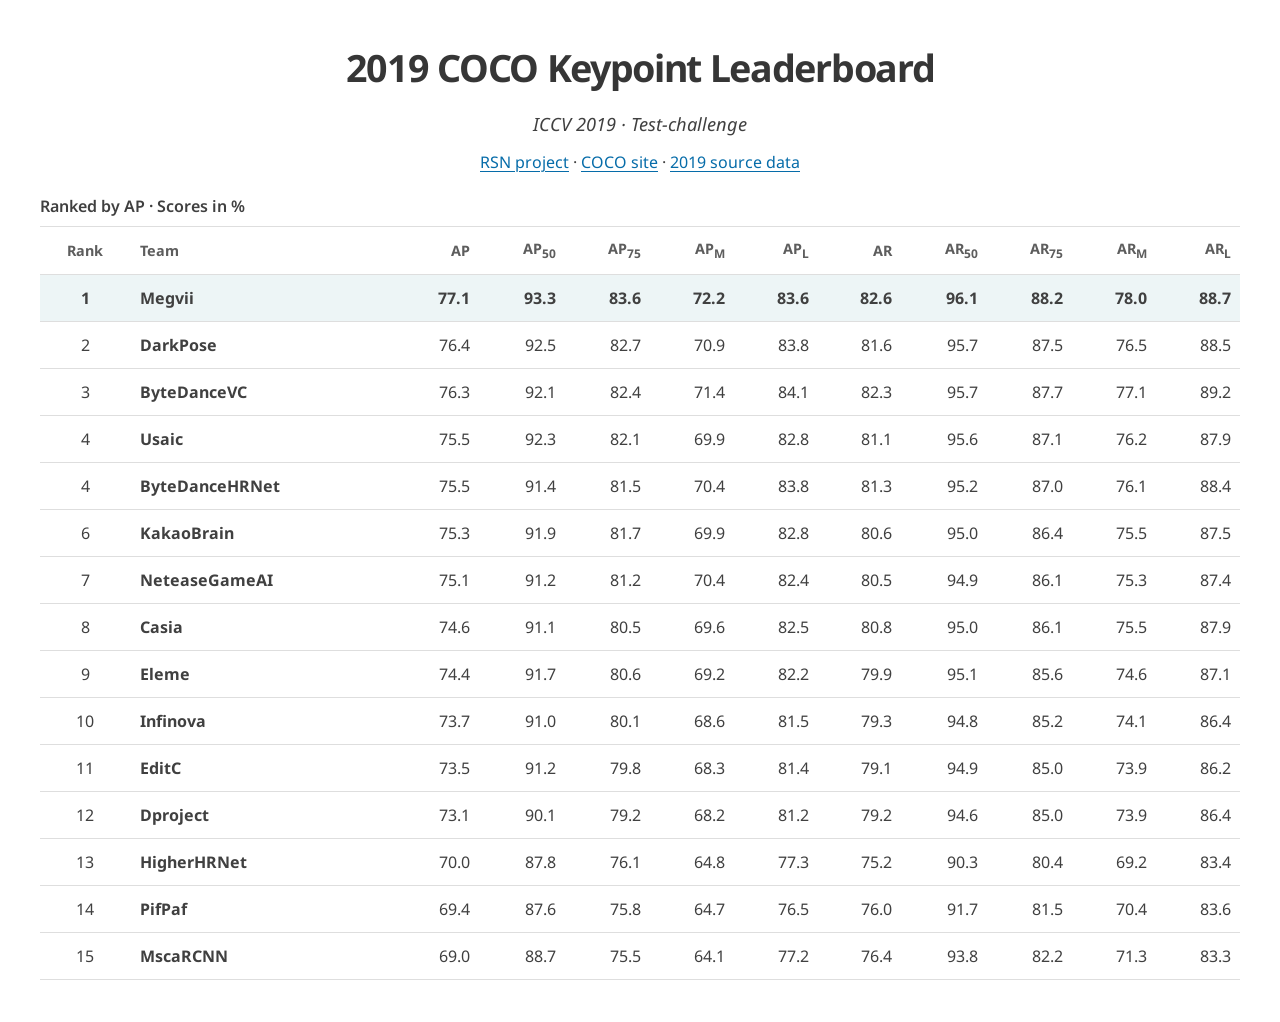
<file: coco-leaderboard-2019.html>
<!doctype html>
<html lang="en">
<head>
  <meta charset="utf-8">
  <meta name="viewport" content="width=device-width, initial-scale=1">
  <meta name="description" content="Official scores for the 2019 COCO Keypoint Challenge at ICCV 2019, ranked by average precision.">
  <title>2019 COCO Keypoint Leaderboard | RSN</title>
  <link rel="stylesheet" href="styles.css?v=5">
</head>
<body>
  <main class="shell leaderboard-page">
    <header class="publication">
      <h1>2019 COCO Keypoint Leaderboard</h1>
      <p class="venue">ICCV 2019 · Test-challenge</p>
      <p><a href="./">RSN project</a> · <a href="https://cocodataset.org/#keypoints-leaderboard">COCO site</a> · <a href="https://cocodataset.org/leaderboard/kpt_challenge2019.json">2019 source data</a></p>
    </header>

    <div class="table-wrap" tabindex="0" role="region" aria-label="2019 COCO Keypoint Challenge leaderboard">
      <table class="paper-table leaderboard-table">
        <caption>Ranked by AP · Scores in %</caption>
        <thead>
          <tr>
            <th scope="col">Rank</th><th scope="col">Team</th>
            <th scope="col">AP</th><th scope="col">AP<sub>50</sub></th><th scope="col">AP<sub>75</sub></th>
            <th scope="col">AP<sub>M</sub></th><th scope="col">AP<sub>L</sub></th>
            <th scope="col">AR</th><th scope="col">AR<sub>50</sub></th><th scope="col">AR<sub>75</sub></th>
            <th scope="col">AR<sub>M</sub></th><th scope="col">AR<sub>L</sub></th>
          </tr>
        </thead>
        <tbody>
          <tr class="highlight-row">
            <td>1</td><th scope="row">Megvii</th>
            <td>77.1</td><td>93.3</td><td>83.6</td><td>72.2</td><td>83.6</td>
            <td>82.6</td><td>96.1</td><td>88.2</td><td>78.0</td><td>88.7</td>
          </tr>
          <tr>
            <td>2</td><th scope="row">DarkPose</th>
            <td>76.4</td><td>92.5</td><td>82.7</td><td>70.9</td><td>83.8</td>
            <td>81.6</td><td>95.7</td><td>87.5</td><td>76.5</td><td>88.5</td>
          </tr>
          <tr>
            <td>3</td><th scope="row">ByteDanceVC</th>
            <td>76.3</td><td>92.1</td><td>82.4</td><td>71.4</td><td>84.1</td>
            <td>82.3</td><td>95.7</td><td>87.7</td><td>77.1</td><td>89.2</td>
          </tr>
          <tr>
            <td>4</td><th scope="row">Usaic</th>
            <td>75.5</td><td>92.3</td><td>82.1</td><td>69.9</td><td>82.8</td>
            <td>81.1</td><td>95.6</td><td>87.1</td><td>76.2</td><td>87.9</td>
          </tr>
          <tr>
            <td>4</td><th scope="row">ByteDanceHRNet</th>
            <td>75.5</td><td>91.4</td><td>81.5</td><td>70.4</td><td>83.8</td>
            <td>81.3</td><td>95.2</td><td>87.0</td><td>76.1</td><td>88.4</td>
          </tr>
          <tr>
            <td>6</td><th scope="row">KakaoBrain</th>
            <td>75.3</td><td>91.9</td><td>81.7</td><td>69.9</td><td>82.8</td>
            <td>80.6</td><td>95.0</td><td>86.4</td><td>75.5</td><td>87.5</td>
          </tr>
          <tr>
            <td>7</td><th scope="row">NeteaseGameAI</th>
            <td>75.1</td><td>91.2</td><td>81.2</td><td>70.4</td><td>82.4</td>
            <td>80.5</td><td>94.9</td><td>86.1</td><td>75.3</td><td>87.4</td>
          </tr>
          <tr>
            <td>8</td><th scope="row">Casia</th>
            <td>74.6</td><td>91.1</td><td>80.5</td><td>69.6</td><td>82.5</td>
            <td>80.8</td><td>95.0</td><td>86.1</td><td>75.5</td><td>87.9</td>
          </tr>
          <tr>
            <td>9</td><th scope="row">Eleme</th>
            <td>74.4</td><td>91.7</td><td>80.6</td><td>69.2</td><td>82.2</td>
            <td>79.9</td><td>95.1</td><td>85.6</td><td>74.6</td><td>87.1</td>
          </tr>
          <tr>
            <td>10</td><th scope="row">Infinova</th>
            <td>73.7</td><td>91.0</td><td>80.1</td><td>68.6</td><td>81.5</td>
            <td>79.3</td><td>94.8</td><td>85.2</td><td>74.1</td><td>86.4</td>
          </tr>
          <tr>
            <td>11</td><th scope="row">EditC</th>
            <td>73.5</td><td>91.2</td><td>79.8</td><td>68.3</td><td>81.4</td>
            <td>79.1</td><td>94.9</td><td>85.0</td><td>73.9</td><td>86.2</td>
          </tr>
          <tr>
            <td>12</td><th scope="row">Dproject</th>
            <td>73.1</td><td>90.1</td><td>79.2</td><td>68.2</td><td>81.2</td>
            <td>79.2</td><td>94.6</td><td>85.0</td><td>73.9</td><td>86.4</td>
          </tr>
          <tr>
            <td>13</td><th scope="row">HigherHRNet</th>
            <td>70.0</td><td>87.8</td><td>76.1</td><td>64.8</td><td>77.3</td>
            <td>75.2</td><td>90.3</td><td>80.4</td><td>69.2</td><td>83.4</td>
          </tr>
          <tr>
            <td>14</td><th scope="row">PifPaf</th>
            <td>69.4</td><td>87.6</td><td>75.8</td><td>64.7</td><td>76.5</td>
            <td>76.0</td><td>91.7</td><td>81.5</td><td>70.4</td><td>83.6</td>
          </tr>
          <tr>
            <td>15</td><th scope="row">MscaRCNN</th>
            <td>69.0</td><td>88.7</td><td>75.5</td><td>64.1</td><td>77.2</td>
            <td>76.4</td><td>93.8</td><td>82.2</td><td>71.3</td><td>83.3</td>
          </tr>
        </tbody>
      </table>
    </div>
  </main>
</body>
</html>
</file>
<file: styles.css>
@import url('https://fonts.googleapis.com/css2?family=Google+Sans:ital,wght@0,400;0,500;0,600;0,700;1,400&family=Noto+Sans:wght@400;500;600;700&display=swap');

:root {
  color-scheme: light;
  --heading: #363636;
  --text: #404040;
  --muted: #5d5d5d;
  --accent: #348493;
  --link: #066ca9;
  --light: #f6f6f6;
  --line: #dedede;
  --content-width: 1200px;
  --page-gutter: clamp(15px, 3.2vw, 32px);
  font-family: "Noto Sans", system-ui, sans-serif;
  font-size: 16px;
}
* { box-sizing: border-box; }
body { margin: 0; color: var(--text); background: #fff; }
p, figure { margin: 0; }
p { line-height: 1.6; }
h1, h2, h3 { margin: 0; color: var(--heading); font-family: "Google Sans", "Noto Sans", system-ui, sans-serif; }
h2 { font-size: clamp(1.5rem, 3vw, 2rem); line-height: 1.25; font-weight: 700; }
a { color: var(--link); text-underline-offset: .17em; }
a:hover { color: #054f7a; }
a:focus-visible, button:focus-visible, video:focus-visible, .table-wrap:focus-visible { outline: 3px solid var(--link); outline-offset: 3px; }
img, video { display: block; max-width: 100%; }
.shell { width: min(var(--content-width), calc(100% - 2 * var(--page-gutter))); margin-inline: auto; }
.publication { padding: 46px 0 19px; text-align: center; }
h1 { font-size: clamp(1.95rem, 3.5vw, 2.35rem); line-height: 1.17; font-weight: 700; letter-spacing: -.035em; text-wrap: balance; }
h1 span { color: var(--accent); }
.venue { margin: 21px 0 12px; font: italic 1.14rem/1.5 "Google Sans", "Noto Sans", system-ui, sans-serif; }
.authors { font: 1.15rem/1.8 "Google Sans", "Noto Sans", system-ui, sans-serif; text-wrap: balance; }
.authors span, .affiliations span { white-space: nowrap; }
.authors a { text-decoration: none; }
.authors a:hover { text-decoration: underline; }
sup { line-height: 0; font-size: .68em; }
.affiliations { display: flex; justify-content: center; flex-wrap: wrap; column-gap: .9em; row-gap: 2px; margin: 5px auto 2px; font-size: .99rem; }
.publication-links { display: flex; justify-content: center; flex-wrap: wrap; gap: 7px; margin-top: 23px; }
.publication-links a { display: inline-flex; align-items: center; justify-content: center; gap: 6px; min-height: 39px; padding: 7px 16px; color: #fff; background: #353535; border-radius: 999px; text-decoration: none; font-size: .92rem; font-weight: 500; }
.publication-links a:hover { background: #164b56; }
.publication-links svg, .publication-links img { flex: 0 0 18px; width: 18px; height: 18px; object-fit: contain; }
.media-section { padding: 14px 0 40px; }
h3 { font-size: clamp(1.15rem, 2.1vw, 1.35rem); line-height: 1.35; }
.pose-group { scroll-margin-top: 16px; }
.pose-group + .pose-group { margin-top: 30px; }
.pose-group h2 { margin-bottom: 22px; text-align: center; }
.gallery { display: grid; grid-template-columns: repeat(3,minmax(0,1fr)); gap: 14px; }
.gallery video { width: 100%; height: auto; aspect-ratio: 16/9; background: #181818; border-radius: 5px; }
.gallery figcaption { padding-top: 8px; text-align: center; font-size: .89rem; }
.media-caption { margin-top: 16px; font-size: .93rem; color: var(--muted); }
.section { padding-block: 42px; scroll-margin-top: 12px; }
.section h2 { text-align: center; margin-bottom: 18px; }
.section-light { background: var(--light); }
.paper-figure { margin-top: 20px; }
.paper-figure img { width: 100%; height: auto; background: #fff; border: 1px solid var(--line); border-radius: 5px; }
.paper-figure figcaption, .caption { margin-top: 9px; color: var(--muted); font-size: .92rem; line-height: 1.6; }
.paper-block { margin-top: 27px; padding-top: 21px; border-top: 1px solid var(--line); }
.paper-block h3 { margin-bottom: 12px; }
.paper-block .caption + .table-wrap { margin-top: 20px; }
.benchmark { margin-top: 21px; }
.table-wrap { width: 100%; overflow-x: auto; }
.paper-table { min-width: 518px; }
.mpii-table { min-width: 660px; }
.leaderboard-page { padding-bottom: 42px; }
.leaderboard-table { min-width: 700px; }
.leaderboard-table tr > :first-child { text-align: center; }
.leaderboard-table th:nth-child(2) { text-align: left; }
table { width: 100%; border-collapse: collapse; font-variant-numeric: tabular-nums; }
caption { text-align: left; margin-bottom: 9px; font-weight: 600; }
th, td { text-align: right; padding: 12px 9px; border-bottom: 1px solid var(--line); }
th:first-child { text-align: left; }
thead th { color: var(--muted); border-top: 1px solid var(--line); font-size: .9rem; }
.highlight-row { background: #edf5f6; font-weight: 700; }
.benchmark p { margin: 13px 0 6px; font-size: .91rem; color: var(--muted); }
#awards { padding-block: 12px 22px; }
.gallery.awards { grid-template-columns: repeat(3, minmax(0, 1fr)); gap: 16px; }
.awards img { width: 100%; aspect-ratio: 4/3; object-fit: contain; padding: 9px; border: 1px solid var(--line); border-radius: 5px; background: #fff; }
.awards figcaption { display: grid; gap: 4px; justify-content: center; }
.awards figcaption span { color: var(--muted); font-size: .86rem; }
.citation-heading { display: flex; justify-content: space-between; align-items: center; gap: 12px; margin-bottom: 14px; }
.citation-heading h2 { margin: 0; text-align: left; }
button { background: #fff; color: var(--text); border: 1px solid var(--line); border-radius: 5px; font: inherit; font-size: .88rem; padding: 7px 11px; cursor: pointer; }
button:hover { background: var(--light); }
pre { margin: 0; overflow-x: auto; border-radius: 5px; background: var(--light); padding: 17px; line-height: 1.5; }
footer { border-top: 1px solid var(--line); background: var(--light); padding: 21px 0; text-align: center; color: var(--muted); font-size: .9rem; }
.skip-link { position: absolute; left: 12px; top: 10px; transform: translateY(-160%); padding: 6px 9px; background: #fff; z-index: 2; }
.skip-link:focus { transform: translateY(0); }
.sr-only { position: absolute; width: 1px; height: 1px; padding: 0; overflow: hidden; clip: rect(0,0,0,0); white-space: nowrap; border: 0; }

@media (max-width: 880px) {
  .publication { padding-top: 35px; }
  .affiliations { font-size: .94rem; }
}
@media (max-width: 720px) {
  .gallery { grid-template-columns: repeat(2,minmax(0,1fr)); }
}
@media (max-width: 515px) {
  .publication { padding-top: 27px; }
  h1 { font-size: 1.92rem; line-height: 1.16; }
  .venue { font-size: .99rem; }
  .authors { font-size: 1rem; line-height: 1.65; }
  .affiliations { font-size: .85rem; column-gap: .62em; }
  .publication-links { margin-top: 17px; gap: 6px; }
  .publication-links a { min-height: 37px; padding-inline: 10px; font-size: .88rem; }
  .gallery { grid-template-columns: 1fr; gap: 16px; }
  .gallery.awards { gap: 8px; }
  .awards img { padding: 3px; }
  .media-section { padding-bottom: 28px; }
  .section { padding-block: 28px; }
  th, td { font-size: .875rem; padding-inline: 6px; }
}
</file>
